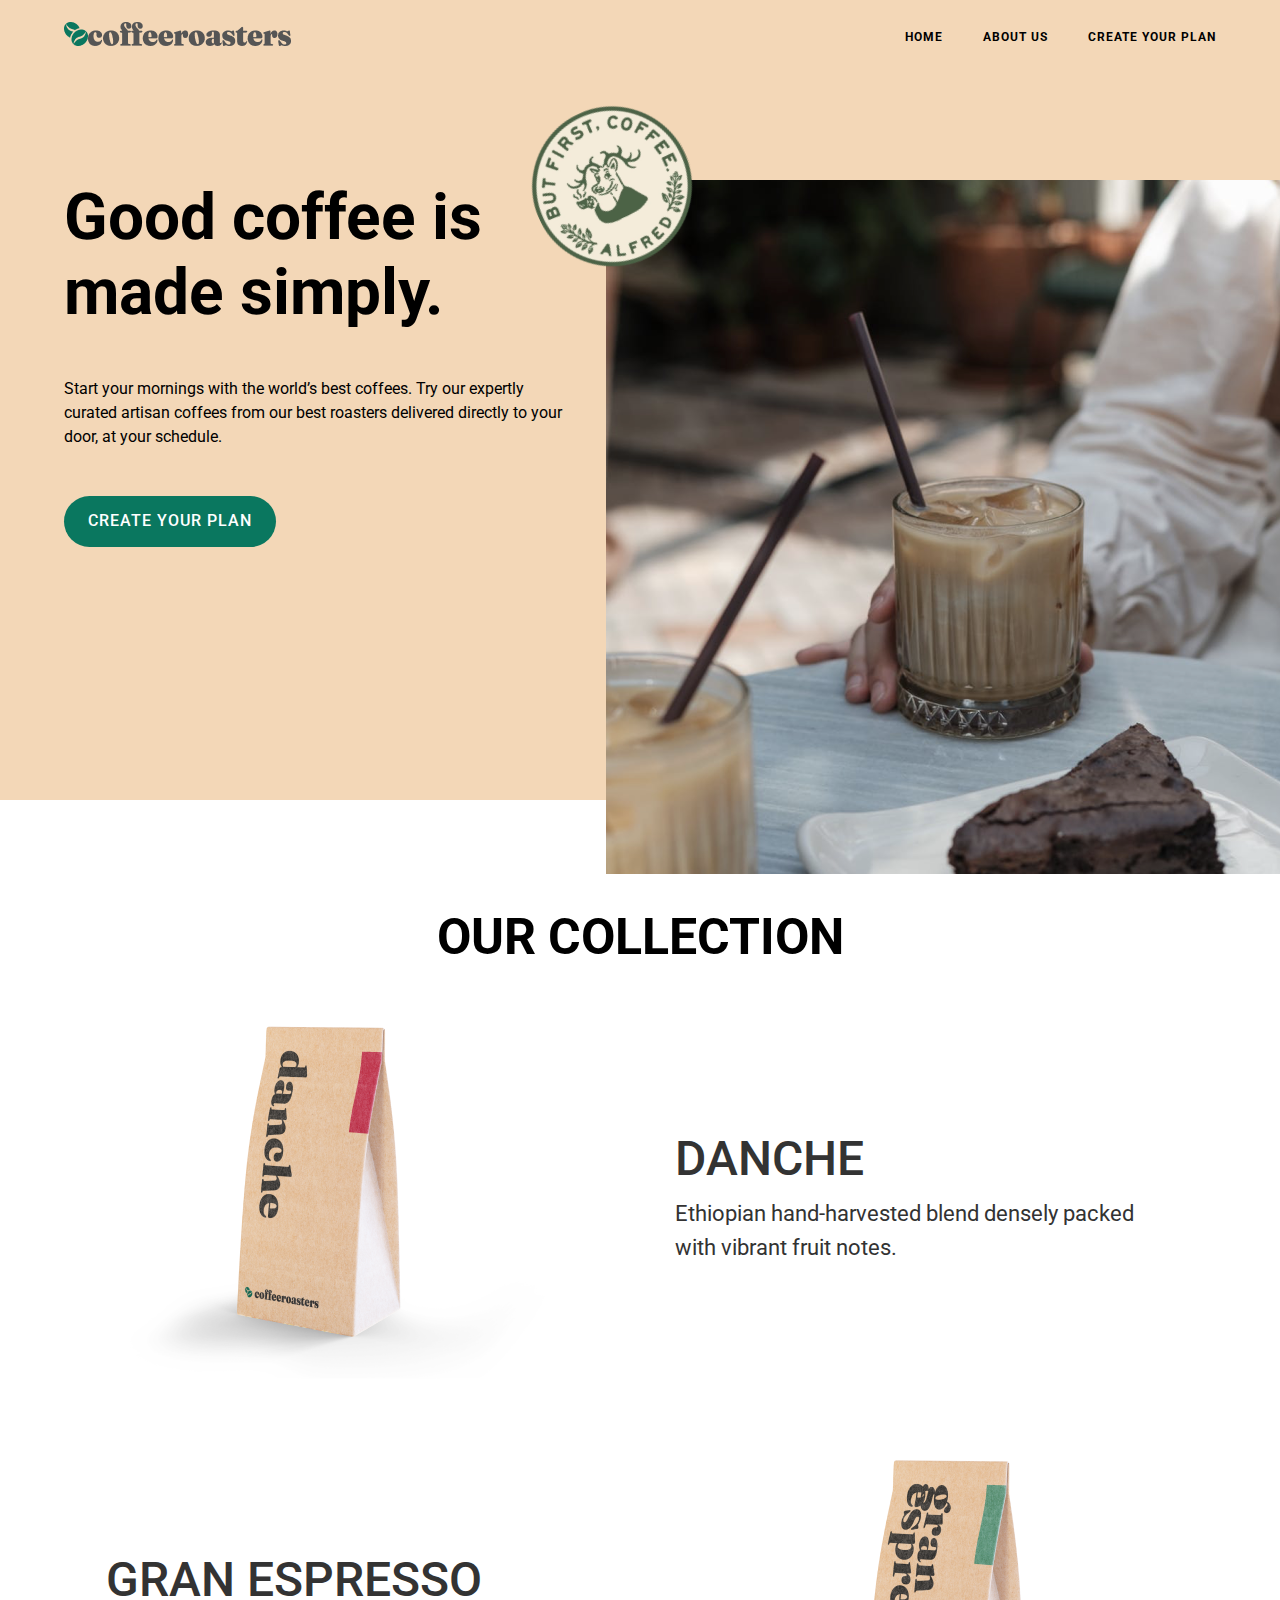
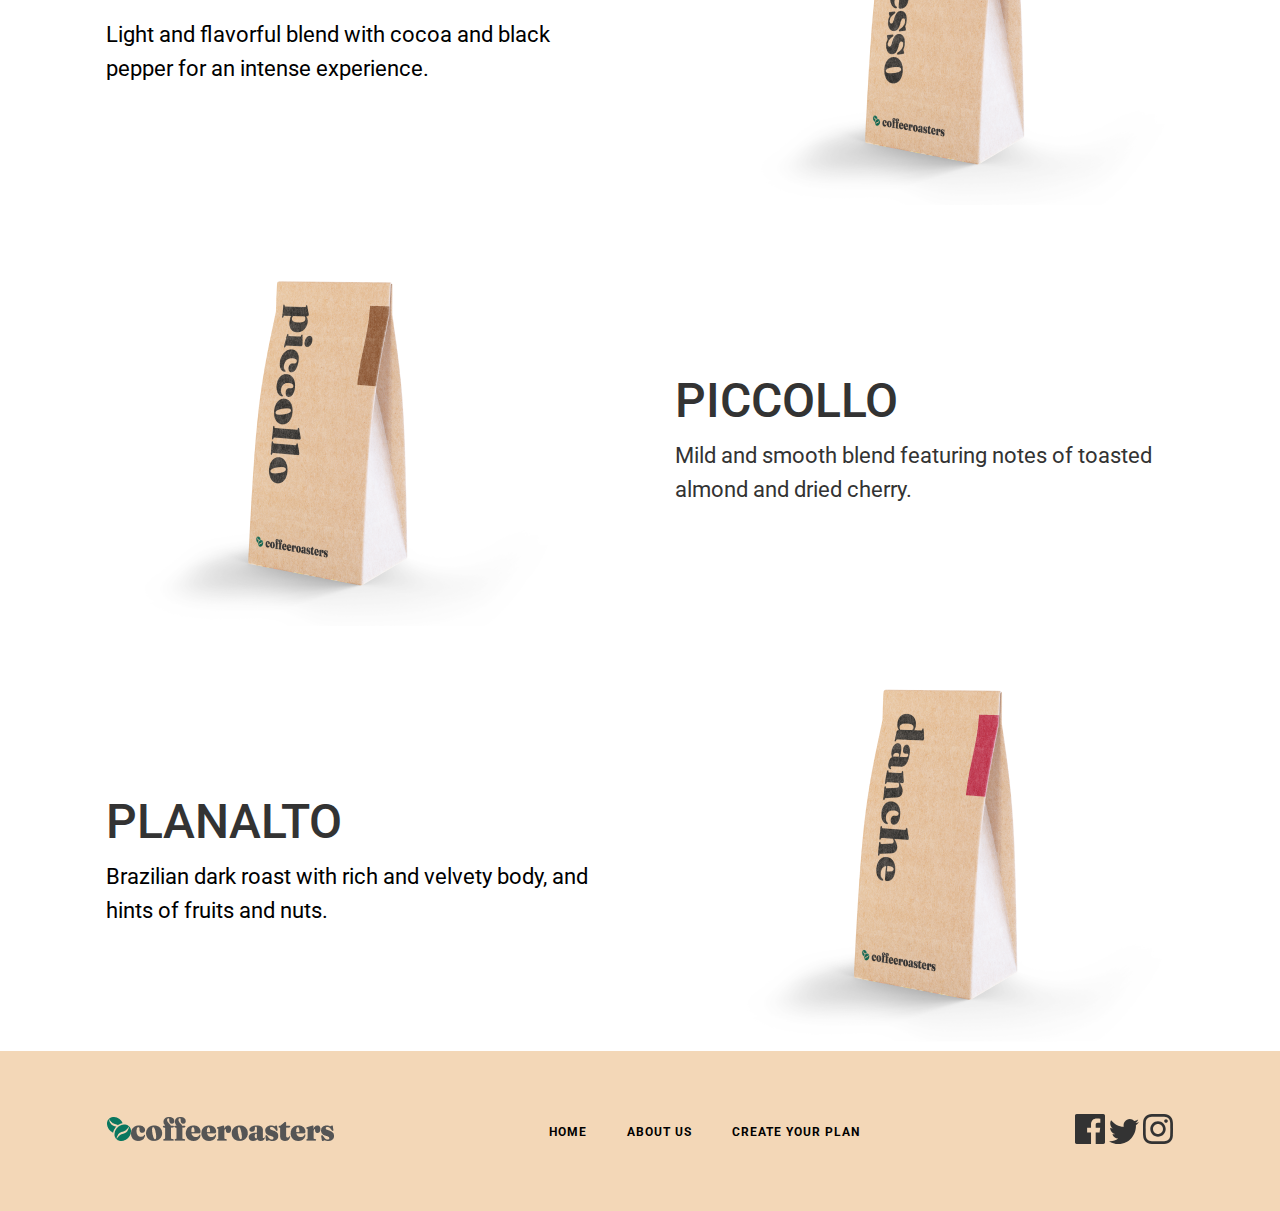
<file: index.html>
<!DOCTYPE html>
<html lang="en">

<head>
    <meta charset="UTF-8">
    <meta name="viewport" content="width=device-width, initial-scale=1.0">
    <title>Home</title>
    <link rel="stylesheet" href="style.css">
</head>

<body>
    <header>
        <div class="container">
            <nav>
                <div class="logo">
                         <img src="images/Group 3614.png" alt="">
                        </div>
                        <ul>
                            <li>
                                <a href="#">HOME</a>
                            </li>
                            <li>
                                <a href="./index_2.html">ABOUT US</a>
                            </li>
                            <li>
                                <a href="#">CREATE YOUR PLAN</a>
                            </li>
                        </ul>
            </nav>
            <div class="hero">
                <div class="left">
                    <h2>Good coffee 
                        is made simply.</h2>
                        <p>Start your mornings with the world’s best coffees. Try our expertly curated artisan coffees from our best roasters delivered directly to your door, at your schedule.</p>
                        <button>CREATE YOUR PLAN</button>
                </div>
                <div class="right">
                    <img class="photo-cofee" src="./images/image 40.svg" alt="">
                    <img class="photo" src="./images/Rectangle 679.png">
                </div>    
            </div>
        </div>
    </header>  

    <main>
        <div class="container">
           <h1 class="main-title">our collection</h1>
           <div class="row">
            <div class="main-left">
                <img src="./images/kopi4 (1).png" alt="main-img">
            </div>
            <div class="main-right">
                <h2>DANCHE</h2>
                <p>Ethiopian hand-harvested blend densely packed with vibrant fruit notes.</p>
            </div>
           </div>
           <div class="row">
            <div class="main-left">
                <h2>GRAN ESPRESSO</h2>
                <p>Light and flavorful blend with cocoa and black pepper for an intense experience.</p>
            </div>
            <div class="main-right">
                <img src="./images/kopi1 copy (2).png" alt="main-img">
            </div>
           </div>
           <div class="row">
            <div class="main-left">
                <img src="./images/kopi3 (1).png" alt="main-img">
            </div>
            <div class="main-right">
                <h2>PICCOLLO</h2>
                <p>Mild and smooth blend featuring notes of toasted almond and dried cherry.</p>
            </div>
           </div>
           <div class="row">
            <div class="main-left">
                <h2>PLANALTO</h2>
                <p>Brazilian dark roast with rich and velvety body, and hints of fruits and nuts.</p>
            </div>
            <div class="main-right">
                <img src="./images/kopi4 (1).png" alt="main-img">
            </div>
           </div>
        </div>
    </main>

   
  
    <footer>
        <div class="logo">
            <img src="./images/Group 3614.png" alt="">
        </div>
        <ul>
            <li>
                <a href="#">HOME</a>
            </li>
            <li>
                <a href="#">ABOUT US</a>
            </li>
            <li>
                <a href="#">CREATE YOUR PLAN</a>
            </li>
        </ul>
        <div class="icons">
            <img src="./images/Path.svg" alt="">
            <img src="./images/Path (1).svg" alt="">
            <img src="./images/Shape.svg" alt="">
        </div>
    </footer>
</body>

</html>
</file>
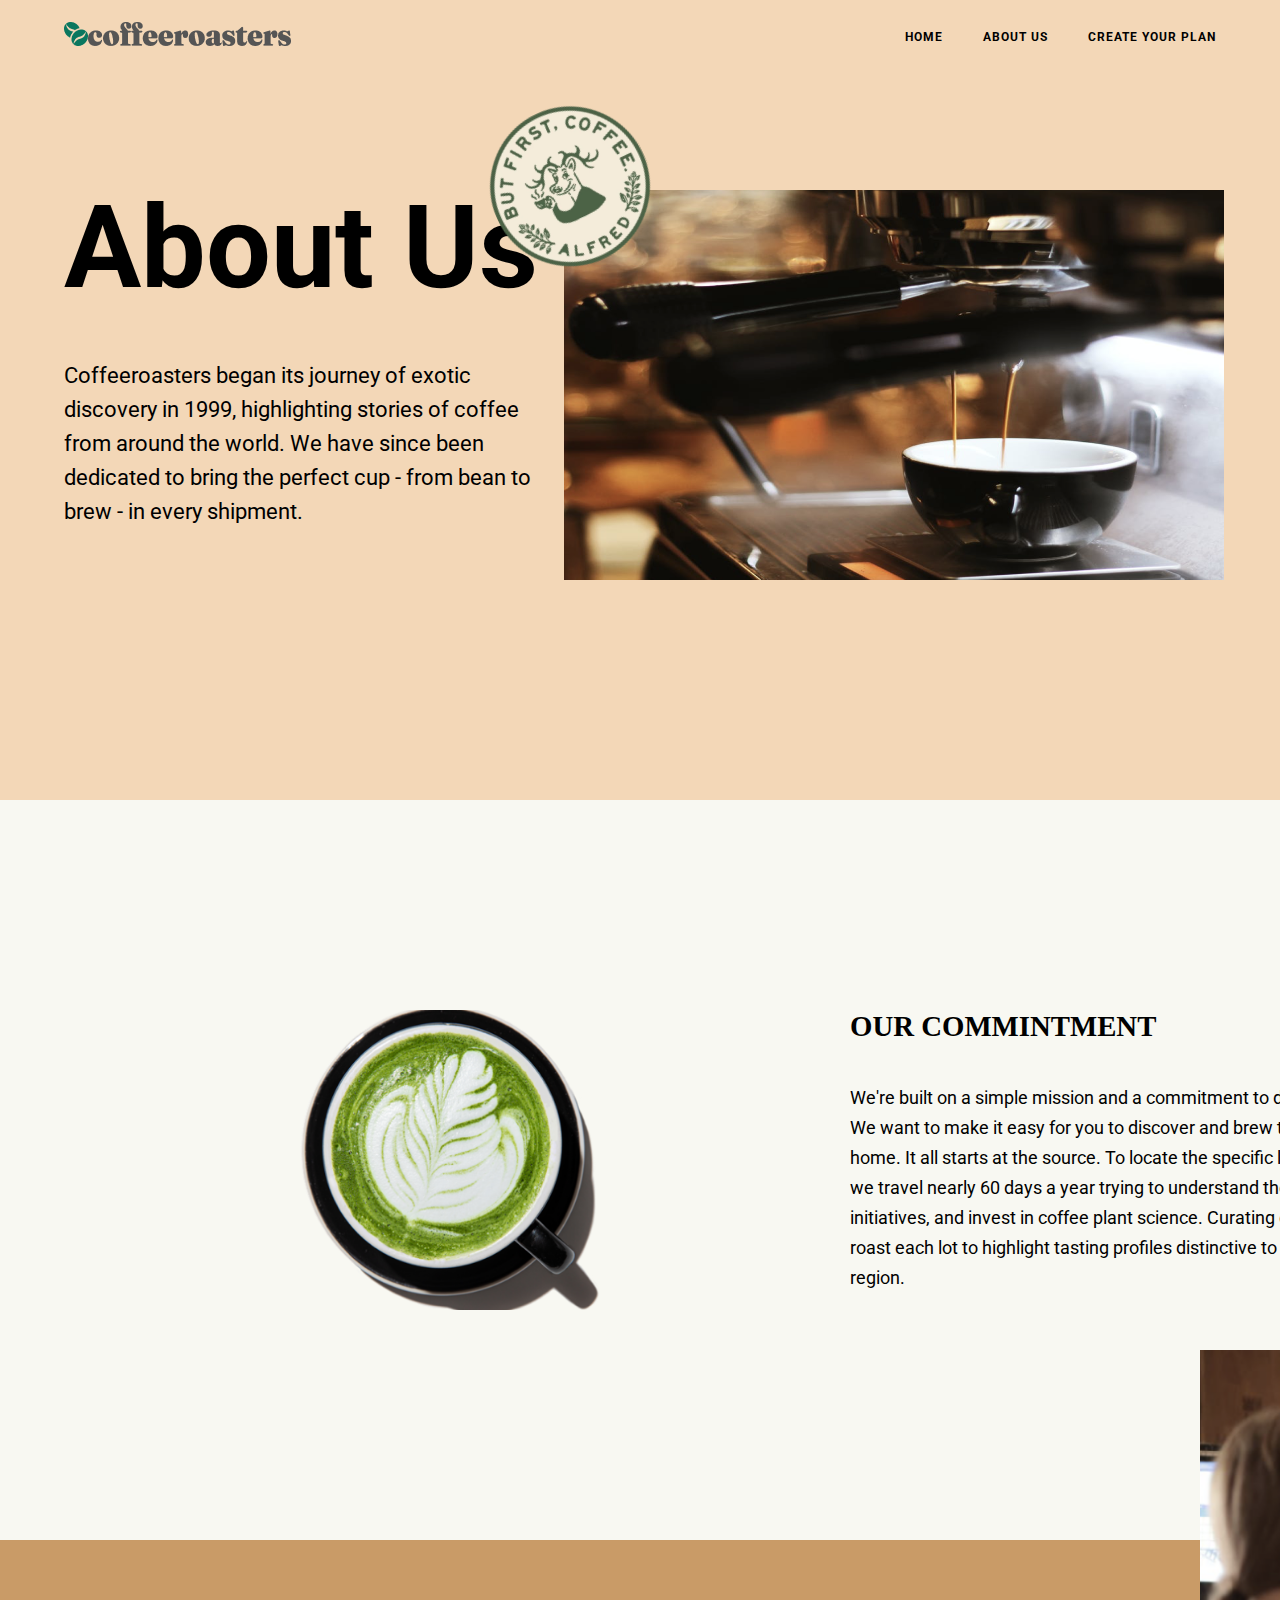
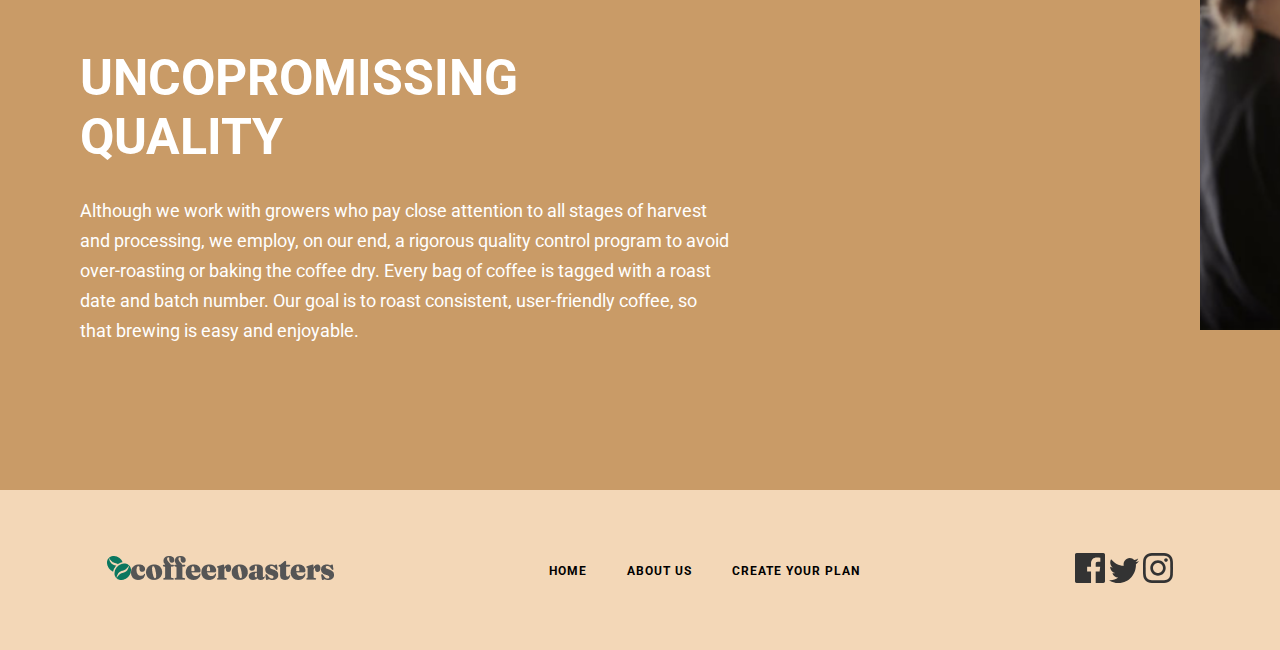
<file: index_2.html>
<!DOCTYPE html>
<html lang="en">
<head>
    <meta charset="UTF-8">
    <meta name="viewport" content="width=device-width, initial-scale=1.0">
    <title>About Us</title>
   <title>About Us</title>
   <link rel="stylesheet" href="style.css">
</head>
<body>
    <header>
        <div class="container">
            <nav>
                <div class="logo">
                         <img src="images/Group 3614.png" alt="">
                        </div>
                        <ul>
                            <li>
                                <a href="./index.html">HOME</a>
                            </li>
                            <li>
                                <a href="./index_2.html">ABOUT US</a>
                            </li>
                            <li>
                                <a href="#">CREATE YOUR PLAN</a>
                            </li>
                        </ul>
            </nav>
            <div class="hero">
                <div class="lefts">
                    <h2>About Us</h2>
                        <p class="about-subtitle">Coffeeroasters began its journey of exotic discovery in 1999, highlighting stories of coffee from around the world. We have since been dedicated to bring the perfect cup - from bean to brew - in every shipment.</p>
                </div>
                <div class="right">
                    <img class="photo-cofee" src="./images/image 40.svg" alt="">
                    <img class="photoss" src="./images/Rectangle 679 (1).png">
                </div>    
            </div>
        </div>
    </header>  

    <div class="container-2">
        <div class="row-2">
            <div class="row2_left">
             <img class="cup" src="images/cup-6 1.png" alt="">
            </div>
            <div class="row2_right">
                <h2>OUR COMMINTMENT</h2>
                <p>
                    We're built on a simple mission and a commitment to doing good along the way. We want to make it easy for you to discover and brew the world's best coffee at home. It all starts at the source. To locate the specific lots we want to purchase, we travel nearly 60 days a year trying to understand the challenges and  initiatives, and invest in coffee plant science. Curating only the finest blends, we roast each lot to highlight tasting profiles distinctive to their native growing region.
                </p>
            </div>
        </div>
    </div>
    <div class="container-3">
        <div class="lefts2">
            <h2>UNCOPROMISSING QUALITY</h2>
           <p>Although we work with growers who pay close attention to all stages of harvest and processing, we employ, on our end, a rigorous quality control program to avoid over-roasting or baking the coffee dry. Every bag of coffee is tagged with a roast date and batch number. Our goal is to roast consistent, user-friendly coffee, so that brewing is easy and enjoyable.</p>
        </div>
        <div class="rights">
            <img class="imgg" src="images/Rectangle 681.png" alt="">
    </div>
    </div>

    <footer>
        <div class="logo">
            <img src="./images/Group 3614.png" alt="">
        </div>
        <ul>
            <li>
                <a href="#">HOME</a>
            </li>
            <li>
                <a href="#">ABOUT US</a>
            </li>
            <li>
                <a href="#">CREATE YOUR PLAN</a>
            </li>
        </ul>
        <div class="icons">
            <img src="./images/Path.svg" alt="">
            <img src="./images/Path (1).svg" alt="">
            <img src="./images/Shape.svg" alt="">
        </div>
    </footer>
</body>
</html>
</file>
<file: style.css>
@import url('https://fonts.googleapis.com/css2?family=Roboto:ital,wght@0,100;0,300;0,400;0,500;0,700;0,900;1,100;1,300;1,400;1,500;1,700;1,900&display=swap');

* {
    margin: 0;
    padding: 0;
    box-sizing: border-box;
}

.container {
    width: 90%;
    margin: 0 auto;
}


header {
    background: #F3D7B7;
    height: 800px;
    width: 100%;
    padding-top: 22px;
}

nav {
    display: flex;
    justify-content: space-between;
    align-items: center;
}

ul {
    list-style-type: none;
    display: flex;
    justify-content: space-between;
    gap: 40px;
}

ul li a {
    text-decoration: none;
    font-family: Roboto;
    font-size: 12px;
    font-weight: 700;
    line-height: 14.06px;
    letter-spacing: 1px;
    text-align: left;
    color: black;
}

.hero {
    display: flex;
    margin-top: 130px;
    justify-content: space-between;
    gap: -200px;
}


.left h2 {
    font-family: Roboto;
    font-size: 64px;
    font-weight: 700;
    line-height: 75px;
    color: black;
    width: 447px;
}

.left p {
    font-family: Roboto;
    font-size: 16px;
    font-weight: 400;
    line-height: 24px;
    text-align: left;
    width: 500px;
    margin-top: 47px;
    color: black;
}

.hero button {
    border: none;
    border-radius: 100px;
    margin-top: 47px;
    background: #0A775F;
    color: white;
    padding: 16px 24px;
    font-family: Roboto;
    font-size: 16px;
    font-weight: 500;
    line-height: 18.75px;
    letter-spacing: 1px;
    text-align: center;
}

.right {
    position: relative;
}

.photo-cofee {
    position: absolute;
    top: -100px;
    left: -100px;
}

.photo {
    margin-right: -100px;
}

.row h1 {
    font-family: Roboto;
    font-size: 50px;
    font-weight: 700;
    line-height: 58.59px;
    text-align: center;
    padding-top: 38px;
}

footer {
    display: flex;
    justify-content: space-around;
    background-color: #F3D7B7;
    width: 100%;
    height: 160px;
    align-items: center;
}

h3 {
    font-family: Roboto;
    font-size: 48px;
    font-weight: 500;
    line-height: 56.25px;
    text-align: left;
}

p {
    font-family: Roboto;
    font-size: 22px;
    font-weight: 400;
    line-height: 34px;
    text-align: left;
    width: 500px;
}

.main-title {
    text-align: center;
    padding-top: 108px;
    font-family: Roboto;
    font-size: 50px;
    font-weight: 700;
    line-height: 58.59px;
    text-transform: uppercase;
}


.row {
    display: flex;
    align-items: center;
    justify-content: center;
    gap: 117px;
    margin-top: 42px;
}

.main-right h2 {
    font-family: Roboto;
    font-size: 48px;
    font-weight: 500;
    line-height: 56.25px;
    text-align: left;
    color: #333333;
    margin-bottom: 10px;
}

.main-right p {
    font-family: Roboto;
    font-size: 22px;
    font-weight: 400;
    line-height: 34px;
    text-align: left;
    color:  #333333;
}

.main-left h2 {
    font-family: Roboto;
    font-size: 48px;
    font-weight: 500;
    line-height: 56.25px;
    text-align: left;
    color: #333333;
    margin-bottom: 10px;
}

.photoss {
    margin-top: 10px;
}

.lefts {
    margin-top: 30px;
    font-family: Roboto;
    font-size: 64px;
    font-weight: 700;
    line-height: 75px;
    text-align: left;
}

.about-subtitle {
    margin-top: 74px;
}

.container-2 {
    background-color: #F8F8F2;
    padding-top: 210px;
    padding-left: 300px;
    height: 740px;
}

.row-2 {
    display: flex;
    gap: 250px;
}

.cup {
    width: 300px;
    height: 300px;
}

h2 {
    display: block;
    font-size: 1.8em;
    font-weight: bold;
   
}

.row2_right p {
    width: 646.39px;
    font-family: Roboto;
    font-size: 18px;
    font-weight: 400;
    line-height: 30px;
    margin-right: 0;
    margin-top: 40px;
}

.container-3 {
    background-color: #C99B67;
    display: flex;
    gap: 70px;
    height: 550px;
}

.lefts2 {
    padding-top: 109px;
    padding-left: 80px;
}

.lefts2 h2 {
    width: 397px;
    font-family: Roboto;
    font-size: 50px;
    font-weight: 700;
    line-height: 58.59px;
    color: white;
    padding-bottom: 30px;
}

.lefts2 p {
    width: 650px;
    font-family: Roboto;
    font-size: 18px;
    font-weight: 400;
    line-height: 30px;
    color: white;
}

.rights {
    position: relative;
}

.imgg {
    position: absolute;
    top: -190px;
    width: 550px;
    height: 580px;
    left: 400px;
}
</file>
